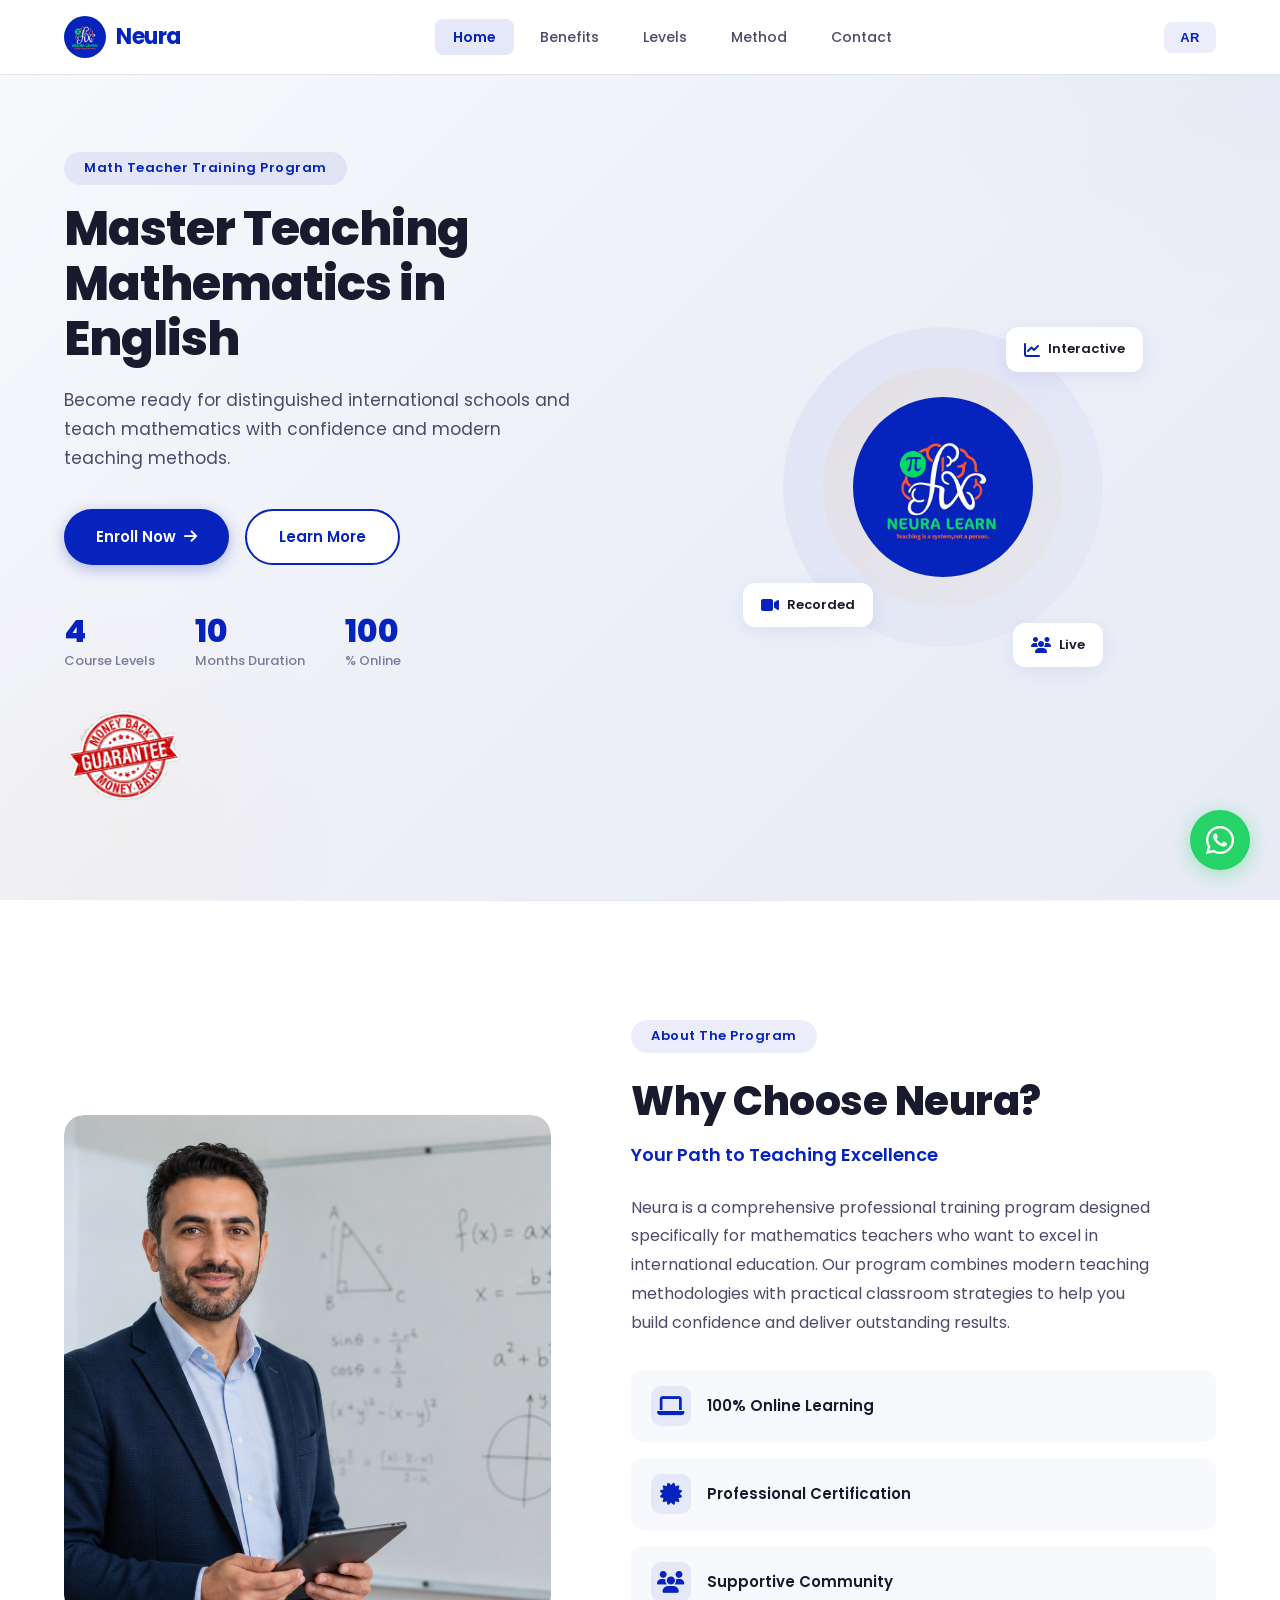
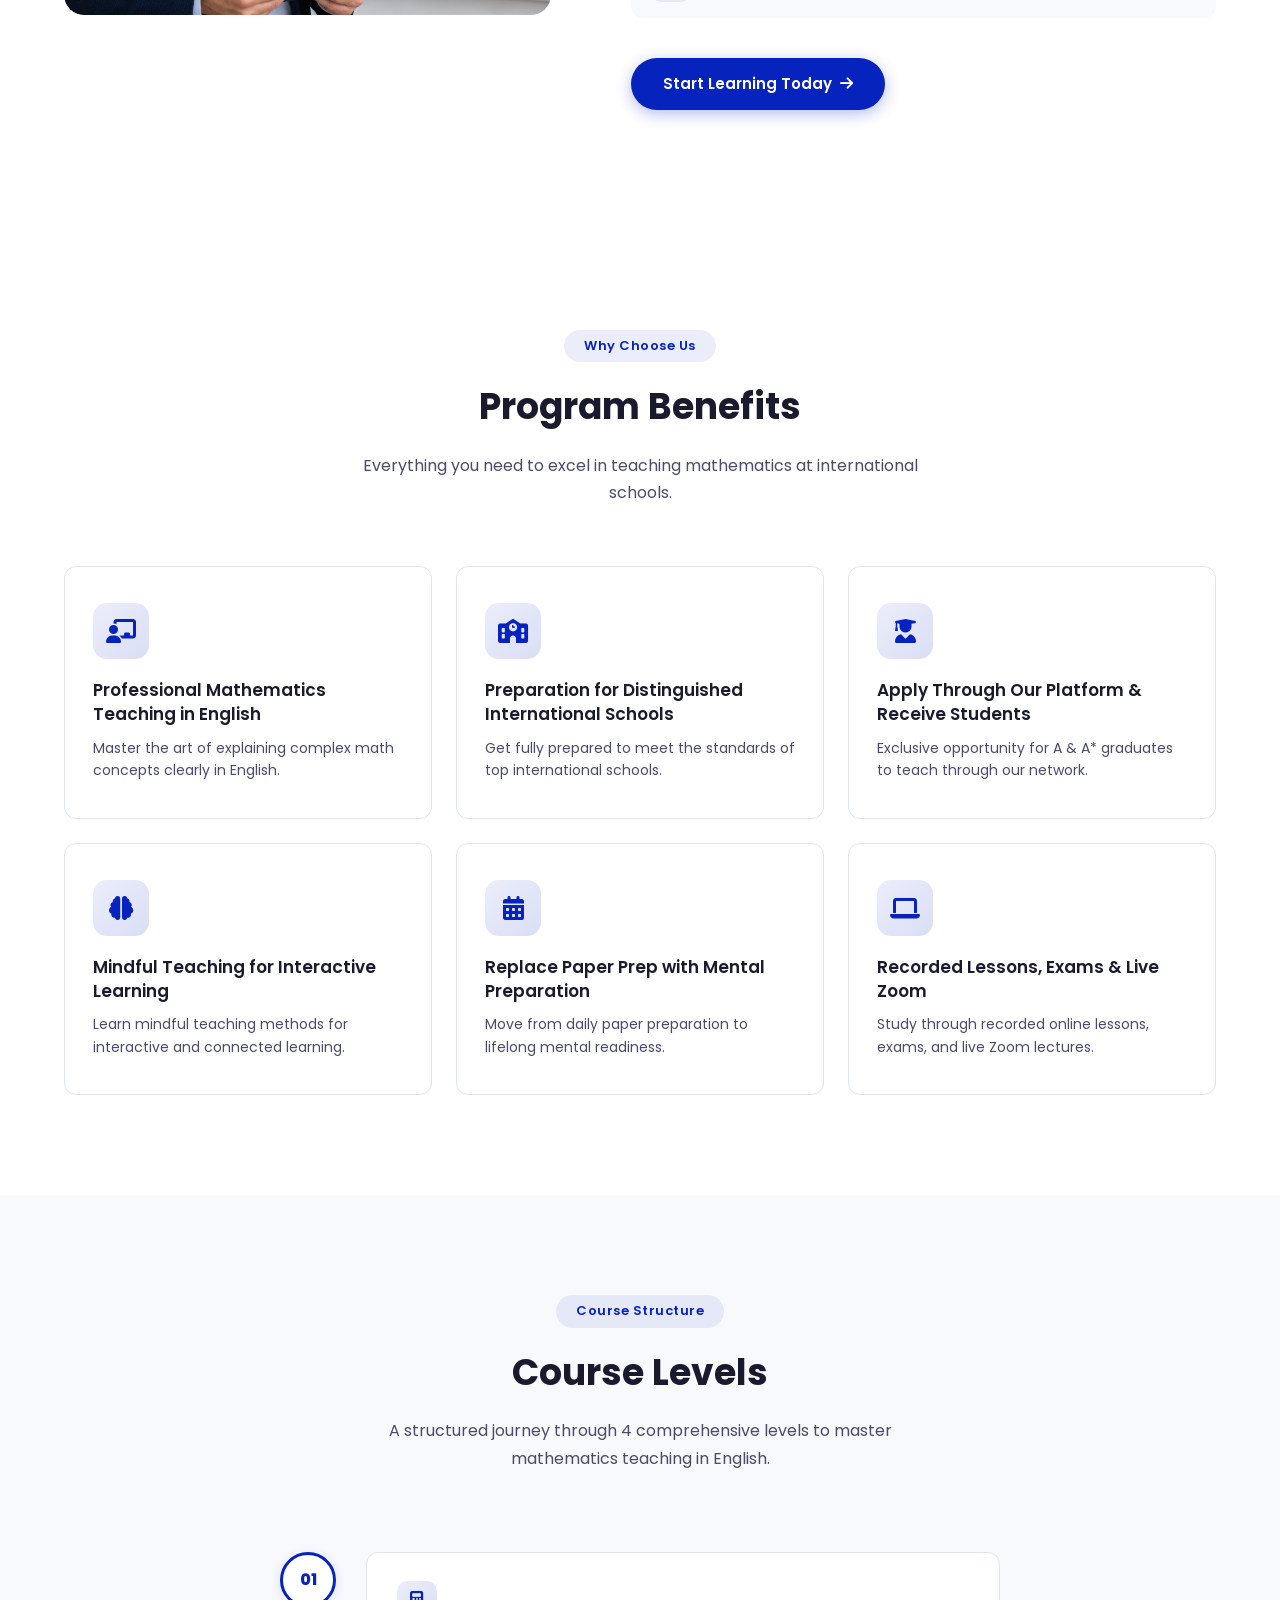
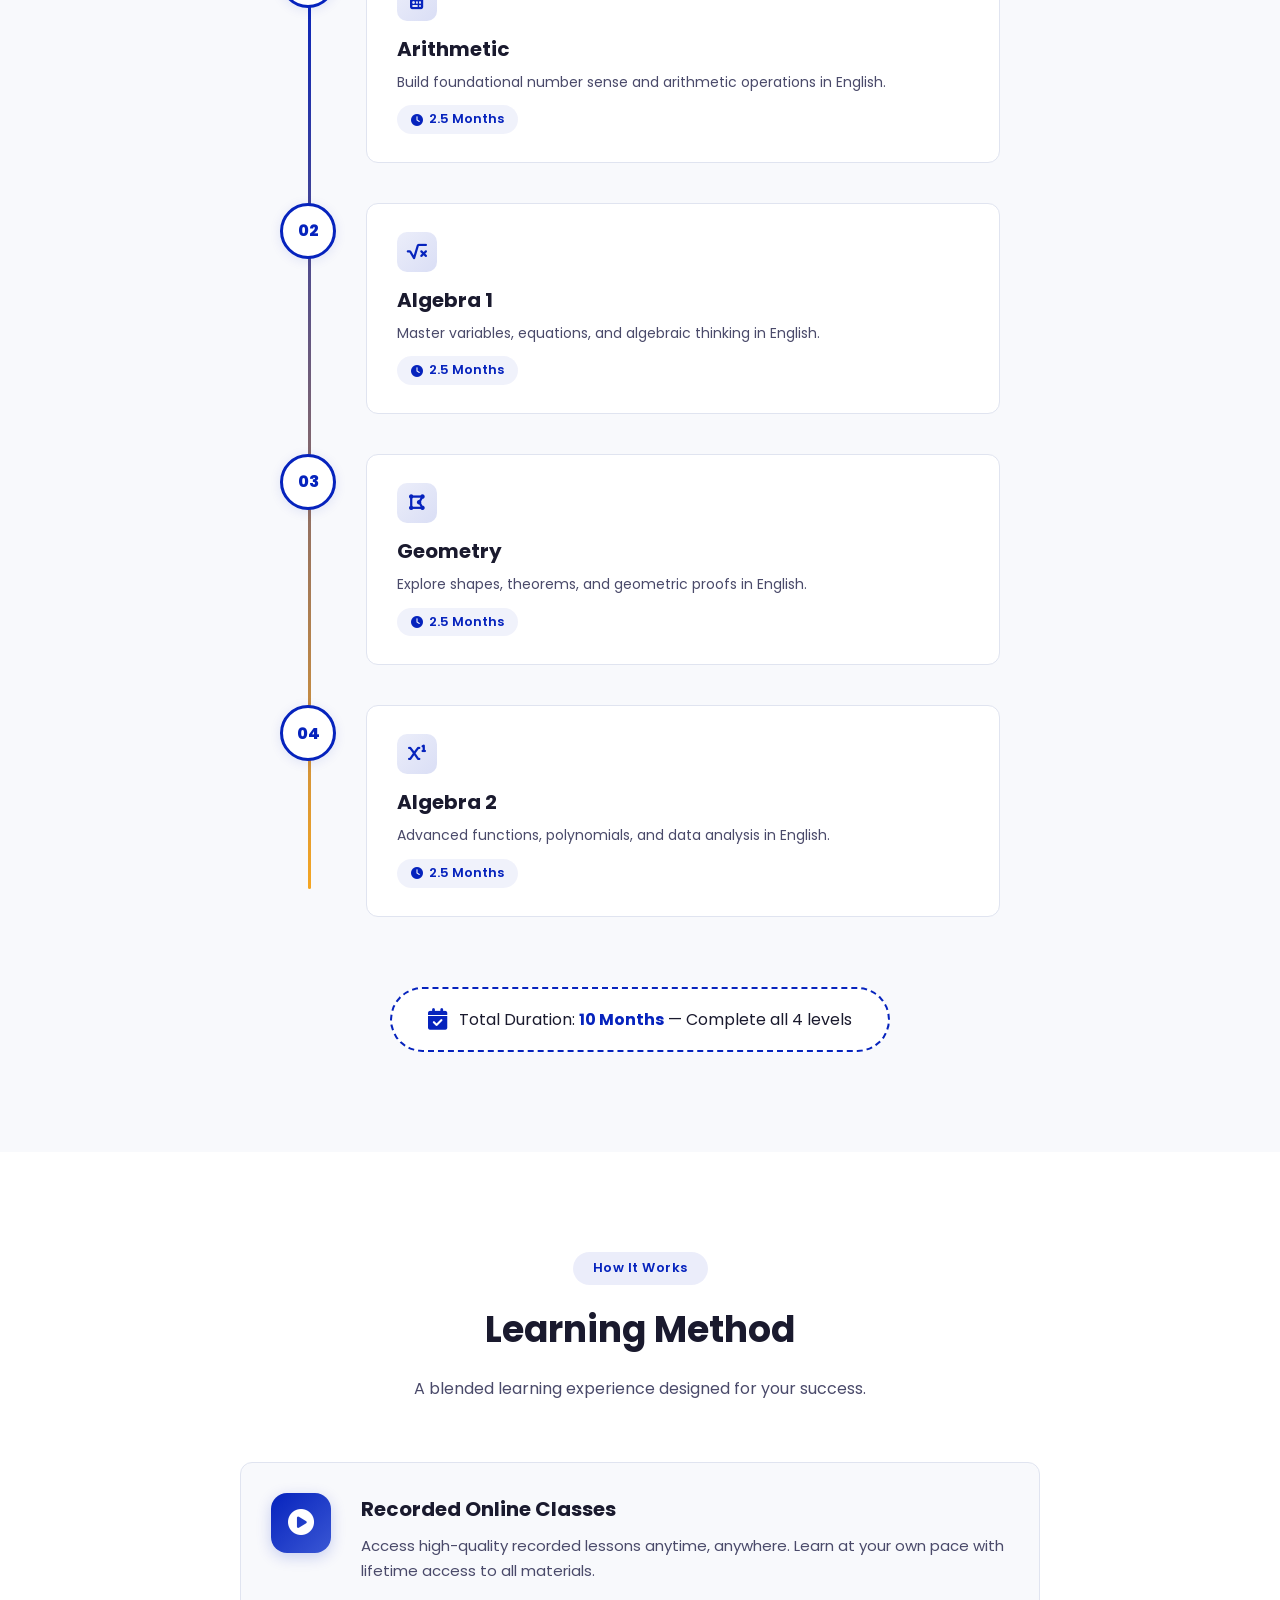
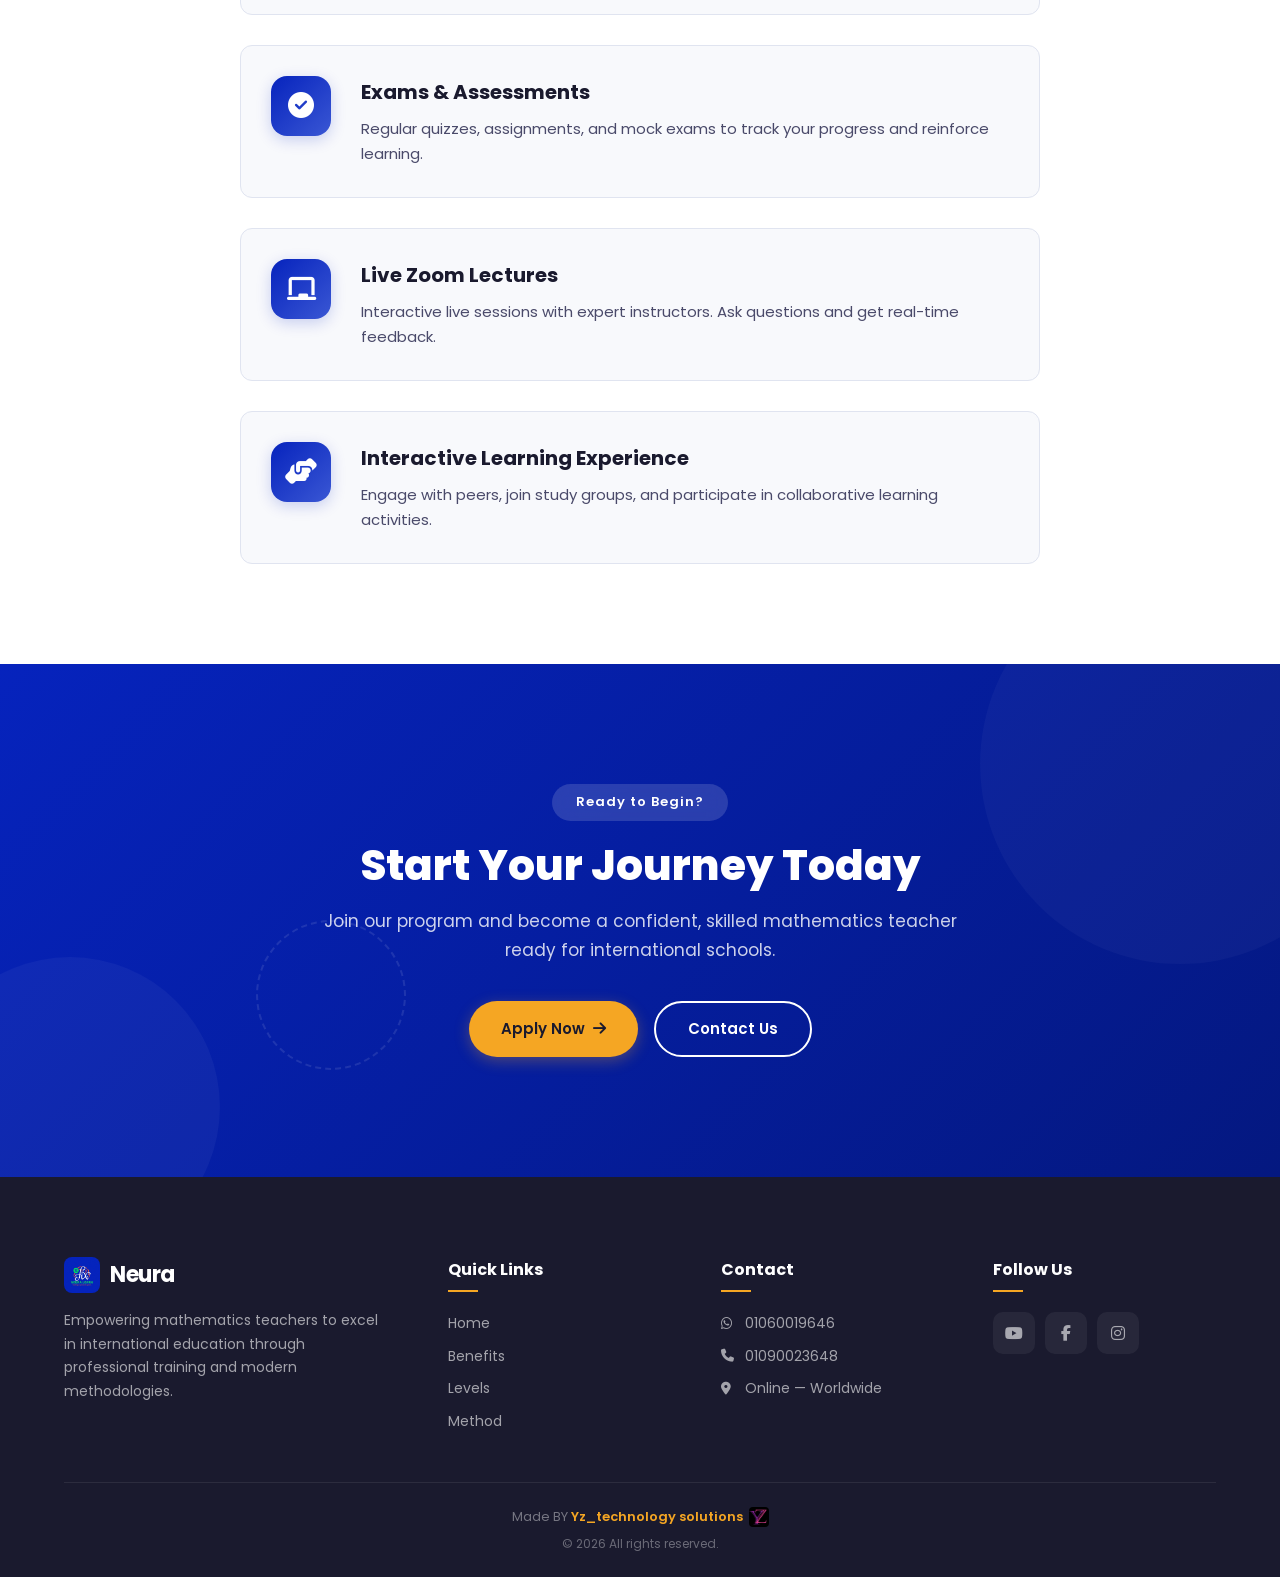
<file: index.html>
<!DOCTYPE html>
<html lang="en" dir="ltr">
<head>
  <meta charset="UTF-8">
  <meta name="viewport" content="width=device-width, initial-scale=1.0">
  <meta name="description" content="Neura - Master Teaching Mathematics in English. Join our professional training program for mathematics teachers.">
  <title>Neura — Master Teaching Mathematics in English</title>
  <link rel="icon" href="images/logo_with_background.jpeg" type="image/jpeg">

  <link rel="stylesheet" href="https://cdnjs.cloudflare.com/ajax/libs/font-awesome/6.5.1/css/all.min.css">
  <link rel="stylesheet" href="css/style.css">
  <link rel="stylesheet" href="navbar/navbar.css">
  <link rel="stylesheet" href="hero/hero.css">
  <link rel="stylesheet" href="teacher/teacher.css">
  <link rel="stylesheet" href="benefits/benefits.css">
  <link rel="stylesheet" href="levels/levels.css">
  <link rel="stylesheet" href="method/method.css">
  <link rel="stylesheet" href="cta/cta.css">
  <link rel="stylesheet" href="footer/footer.css">
</head>
<body>
  <div id="section-navbar"></div>
  <div id="section-hero"></div>
  <div id="section-teacher"></div>
  <div id="section-benefits"></div>
  <div id="section-levels"></div>
  <div id="section-method"></div>
  <div id="section-cta"></div>
  <div id="section-footer"></div>

  <a href="https://wa.me/201060019646" target="_blank" class="floating-whatsapp" aria-label="WhatsApp">
    <i class="fab fa-whatsapp"></i>
  </a>

  <script src="navbar/navbar.js"></script>
  <script src="hero/hero.js"></script>
  <script src="teacher/teacher.js"></script>
  <script src="benefits/benefits.js"></script>
  <script src="levels/levels.js"></script>
  <script src="method/method.js"></script>
  <script src="cta/cta.js"></script>
  <script src="footer/footer.js"></script>
  <script src="js/script.js"></script>
</body>
</html>
</file>
<file: css/style.css>
@import url('https://fonts.googleapis.com/css2?family=Poppins:wght@300;400;500;600;700;800&family=Tajawal:wght@300;400;500;700;800&display=swap');

:root {
  --primary: #0623bd;
  --primary-light: #3a57d4;
  --primary-dark: #041880;
  --accent: #f5a623;
  --accent-hover: #e09515;
  --white: #ffffff;
  --bg-light: #f8f9fc;
  --bg-section: #f0f2f8;
  --text-dark: #1a1a2e;
  --text-gray: #4a4a6a;
  --text-light: #7a7a9a;
  --border: #e0e4f0;
  --shadow: 0 4px 20px rgba(6, 35, 189, 0.08);
  --shadow-hover: 0 8px 40px rgba(6, 35, 189, 0.15);
  --radius: 12px;
  --radius-lg: 20px;
  --transition: 0.3s cubic-bezier(0.4, 0, 0.2, 1);
  --max-width: 1200px;
  --nav-height: 75px;
}

*, *::before, *::after {
  margin: 0;
  padding: 0;
  box-sizing: border-box;
}

html {
  scroll-behavior: smooth;
  scroll-padding-top: var(--nav-height);
}

body {
  font-family: 'Poppins', 'Tajawal', sans-serif;
  color: var(--text-dark);
  background: var(--white);
  line-height: 1.6;
  overflow-x: hidden;
}

body.lang-arabic {
  font-family: 'Tajawal', 'Poppins', sans-serif;
}

a {
  text-decoration: none;
  color: inherit;
  transition: var(--transition);
}

img {
  max-width: 100%;
  height: auto;
  display: block;
}

ul { list-style: none; }

.container {
  width: 100%;
  max-width: var(--max-width);
  margin: 0 auto;
  padding: 0 24px;
}

.section-padding {
  padding: 100px 0;
}

body:not(.lang-arabic) .lang-ar {
  display: none !important;
}
body.lang-arabic .lang-en {
  display: none !important;
}
body.lang-arabic {
  font-family: 'Tajawal', 'Poppins', sans-serif;
}
body.lang-arabic .lang-en {
  display: none !important;
}

.btn {
  display: inline-flex;
  align-items: center;
  justify-content: center;
  gap: 8px;
  padding: 14px 32px;
  border-radius: 50px;
  font-weight: 600;
  font-size: 15px;
  border: none;
  cursor: pointer;
  transition: var(--transition);
  white-space: nowrap;
}

body.lang-arabic .btn {
  font-family: 'Tajawal', sans-serif;
}

.btn-primary {
  background: var(--primary);
  color: var(--white);
  box-shadow: 0 4px 15px rgba(6, 35, 189, 0.3);
}

.btn-primary:hover {
  background: var(--primary-dark);
  transform: translateY(-2px);
  box-shadow: 0 6px 25px rgba(6, 35, 189, 0.4);
}

.btn-secondary {
  background: var(--white);
  color: var(--primary);
  border: 2px solid var(--primary);
}

.btn-secondary:hover {
  background: var(--primary);
  color: var(--white);
  transform: translateY(-2px);
}

.btn-accent {
  background: var(--accent);
  color: var(--text-dark);
  box-shadow: 0 4px 15px rgba(245, 166, 35, 0.3);
}

.btn-accent:hover {
  background: var(--accent-hover);
  transform: translateY(-2px);
  box-shadow: 0 6px 25px rgba(245, 166, 35, 0.4);
}

.btn-outline-white {
  background: transparent;
  color: var(--white);
  border: 2px solid var(--white);
}

.btn-outline-white:hover {
  background: var(--white);
  color: var(--primary);
}

.section-header {
  text-align: center;
  margin-bottom: 60px;
}

.section-header h2 {
  font-size: 36px;
  font-weight: 700;
  color: var(--text-dark);
  margin-bottom: 16px;
}

body.lang-arabic .section-header h2 {
  font-family: 'Tajawal', sans-serif;
  font-weight: 700;
}

.section-header p {
  font-size: 16px;
  color: var(--text-gray);
  max-width: 600px;
  margin: 0 auto;
  line-height: 1.7;
}

.section-badge {
  display: inline-block;
  background: rgba(6, 35, 189, 0.08);
  color: var(--primary);
  padding: 6px 20px;
  border-radius: 50px;
  font-size: 13px;
  font-weight: 600;
  margin-bottom: 16px;
  letter-spacing: 0.5px;
}

body.lang-arabic .section-badge {
  letter-spacing: 0;
}

@keyframes fadeInUp {
  from { opacity: 0; transform: translateY(40px); }
  to { opacity: 1; transform: translateY(0); }
}

@keyframes fadeInLeft {
  from { opacity: 0; transform: translateX(-40px); }
  to { opacity: 1; transform: translateX(0); }
}

@keyframes fadeInRight {
  from { opacity: 0; transform: translateX(40px); }
  to { opacity: 1; transform: translateX(0); }
}

@keyframes scaleIn {
  from { opacity: 0; transform: scale(0.9); }
  to { opacity: 1; transform: scale(1); }
}

@keyframes floatUp {
  0%, 100% { transform: translateY(0); }
  50% { transform: translateY(-15px); }
}

[data-animate] {
  opacity: 0;
  transform: translateY(40px);
  transition: opacity 0.6s ease, transform 0.6s ease;
}

[data-animate].visible {
  opacity: 1;
  transform: translateY(0);
}

[data-animate="fade-left"] {
  transform: translateX(-40px);
}

[data-animate="fade-left"].visible {
  transform: translateX(0);
}

[data-animate="fade-right"] {
  transform: translateX(40px);
}

[data-animate="fade-right"].visible {
  transform: translateX(0);
}

[data-animate="scale"] {
  transform: scale(0.9);
}

[data-animate="scale"].visible {
  transform: scale(1);
}

body.lang-arabic {
  text-align: right;
}

body.lang-arabic .section-header p {
  margin: 0 auto;
}

@media (max-width: 768px) {
  .section-padding { padding: 70px 0; }
  .section-header { margin-bottom: 40px; }
  .section-header h2 { font-size: 28px; }
  .section-header p { font-size: 14px; }
  .container { padding: 0 20px; }
  .btn { padding: 12px 24px; font-size: 14px; }
}

@media (max-width: 480px) {
  .section-padding { padding: 50px 0; }
  .section-header h2 { font-size: 24px; }
  .section-header { margin-bottom: 30px; }
  .container { padding: 0 16px; }
}

.floating-whatsapp {
  position: fixed;
  bottom: 30px;
  right: 30px;
  width: 60px;
  height: 60px;
  background: #25D366;
  border-radius: 50%;
  display: flex;
  align-items: center;
  justify-content: center;
  box-shadow: 0 4px 20px rgba(37, 211, 102, 0.4);
  z-index: 1000;
  transition: var(--transition);
  animation: pulse-whatsapp 2s infinite;
}

.floating-whatsapp:hover {
  transform: scale(1.1);
  box-shadow: 0 6px 30px rgba(37, 211, 102, 0.6);
}

.floating-whatsapp i {
  font-size: 32px;
  color: white;
}

body.lang-arabic .floating-whatsapp {
  right: auto;
  left: 30px;
}

@keyframes pulse-whatsapp {
  0%, 100% { box-shadow: 0 4px 20px rgba(37, 211, 102, 0.4); }
  50% { box-shadow: 0 4px 30px rgba(37, 211, 102, 0.7); }
}

@media (max-width: 768px) {
  .floating-whatsapp {
    bottom: 20px;
    right: 20px;
    width: 55px;
    height: 55px;
  }
  .floating-whatsapp i {
    font-size: 28px;
  }
  body.lang-arabic .floating-whatsapp {
    right: auto;
    left: 20px;
  }
}
</file>
<file: navbar/navbar.css>
.navbar {
  position: fixed;
  top: 0;
  left: 0;
  right: 0;
  height: var(--nav-height);
  background: rgba(255, 255, 255, 0.97);
  backdrop-filter: blur(10px);
  -webkit-backdrop-filter: blur(10px);
  border-bottom: 1px solid var(--border);
  z-index: 1000;
  transition: var(--transition);
}

.navbar.scrolled {
  box-shadow: 0 2px 20px rgba(6, 35, 189, 0.08);
}

.nav-container {
  display: flex;
  align-items: center;
  justify-content: space-between;
  height: 100%;
}

.nav-logo {
  display: flex;
  align-items: center;
  gap: 10px;
  text-decoration: none;
}

.nav-logo-img {
  height: 42px;
  width: auto;
  border-radius: 50%;
}

.nav-logo-text {
  font-size: 22px;
  font-weight: 700;
  color: var(--primary);
  letter-spacing: -0.5px;
}

body.lang-arabic .nav-logo-text {
  font-family: 'Tajawal', sans-serif;
  font-weight: 800;
  letter-spacing: 0;
}

.nav-links {
  display: flex;
  align-items: center;
  gap: 8px;
}

.nav-links a {
  padding: 8px 18px;
  border-radius: 8px;
  font-size: 14px;
  font-weight: 500;
  color: var(--text-gray);
  transition: var(--transition);
}

.nav-links a:hover {
  color: var(--primary);
  background: rgba(6, 35, 189, 0.06);
}

.nav-links a.active {
  color: var(--primary);
  background: rgba(6, 35, 189, 0.1);
  font-weight: 600;
}

.nav-actions {
  display: flex;
  align-items: center;
  gap: 12px;
}

.lang-btn {
  background: rgba(6, 35, 189, 0.08);
  border: none;
  padding: 8px 16px;
  border-radius: 8px;
  font-size: 13px;
  font-weight: 700;
  color: var(--primary);
  cursor: pointer;
  transition: var(--transition);
  letter-spacing: 0.5px;
}

.lang-btn:hover {
  background: rgba(6, 35, 189, 0.15);
  transform: scale(1.05);
}

.hamburger {
  display: none;
  flex-direction: column;
  gap: 5px;
  background: none;
  border: none;
  cursor: pointer;
  padding: 8px;
}

.hamburger span {
  display: block;
  width: 24px;
  height: 2.5px;
  background: var(--text-dark);
  border-radius: 2px;
  transition: var(--transition);
}

.hamburger.active span:nth-child(1) {
  transform: rotate(45deg) translate(5px, 5px);
}

.hamburger.active span:nth-child(2) {
  opacity: 0;
}

.hamburger.active span:nth-child(3) {
  transform: rotate(-45deg) translate(5px, -5px);
}

body.no-scroll {
  overflow: hidden;
}

@media (max-width: 768px) {
  .nav-links {
    display: none !important;
  }

  .hamburger {
    display: none !important;
  }
}

@media (max-width: 480px) {
  .nav-logo-img {
    height: 34px;
    border-radius: 50%;
  }

  .nav-logo-text {
    font-size: 18px;
  }
}
</file>
<file: hero/hero.css>
.hero {
  min-height: 100vh;
  display: flex;
  align-items: center;
  padding-top: var(--nav-height);
  background: linear-gradient(135deg, #f8f9fc 0%, #eef0f8 50%, #e8ebf5 100%);
  position: relative;
  overflow: hidden;
}

.hero::before {
  content: '';
  position: absolute;
  top: -50%;
  right: -30%;
  width: 800px;
  height: 800px;
  background: radial-gradient(circle, rgba(6, 35, 189, 0.03) 0%, transparent 70%);
  border-radius: 50%;
  pointer-events: none;
}

.hero::after {
  content: '';
  position: absolute;
  bottom: -20%;
  left: -10%;
  width: 500px;
  height: 500px;
  background: radial-gradient(circle, rgba(245, 166, 35, 0.04) 0%, transparent 70%);
  border-radius: 50%;
  pointer-events: none;
}

.hero-container {
  display: grid;
  grid-template-columns: 1fr 1fr;
  gap: 60px;
  align-items: center;
  position: relative;
  z-index: 1;
}

.hero-content {
  padding: 40px 0;
}

.hero-title {
  font-size: 48px;
  font-weight: 800;
  line-height: 1.15;
  color: var(--text-dark);
  margin-bottom: 20px;
  letter-spacing: -1px;
}

body.lang-arabic .hero-title {
  font-family: 'Tajawal', sans-serif;
  font-weight: 800;
  letter-spacing: 0;
  line-height: 1.3;
}

.hero-subtitle {
  font-size: 17px;
  line-height: 1.7;
  color: var(--text-gray);
  margin-bottom: 36px;
  max-width: 520px;
}

body.lang-arabic .hero-subtitle {
  font-family: 'Tajawal', sans-serif;
}

.hero-buttons {
  display: flex;
  gap: 16px;
  flex-wrap: wrap;
  margin-bottom: 50px;
}

.hero-stats {
  display: flex;
  gap: 40px;
}

.hero-stat {
  display: flex;
  flex-direction: column;
}

.hero-stat-number {
  font-size: 32px;
  font-weight: 800;
  color: var(--primary);
  line-height: 1;
}

.hero-stat-label {
  font-size: 13px;
  color: var(--text-light);
  margin-top: 4px;
  font-weight: 500;
}

.hero-visual {
  display: flex;
  justify-content: center;
  align-items: center;
}

.hero-image-wrapper {
  position: relative;
  width: 400px;
  height: 400px;
  display: flex;
  align-items: center;
  justify-content: center;
}

.hero-main-logo {
  width: 180px;
  height: auto;
  animation: floatUp 5s ease-in-out infinite;
  z-index: 2;
  position: relative;
  border-radius: 50%;
}

.hero-shape {
  position: absolute;
  border-radius: 50%;
  z-index: 1;
}

.hero-shape-1 {
  width: 320px;
  height: 320px;
  background: linear-gradient(135deg, rgba(6, 35, 189, 0.06), rgba(6, 35, 189, 0.02));
  animation: floatUp 6s ease-in-out infinite;
}

.hero-shape-2 {
  width: 240px;
  height: 240px;
  background: linear-gradient(135deg, rgba(245, 166, 35, 0.08), rgba(245, 166, 35, 0.03));
  animation: floatUp 7s ease-in-out infinite 0.5s;
}

.hero-shape-3 {
  width: 160px;
  height: 160px;
  border: 2px dashed rgba(6, 35, 189, 0.1);
  animation: floatUp 8s ease-in-out infinite 1s;
}

.hero-card {
  position: absolute;
  background: var(--white);
  padding: 12px 18px;
  border-radius: 12px;
  box-shadow: 0 4px 20px rgba(6, 35, 189, 0.08);
  display: flex;
  align-items: center;
  gap: 8px;
  font-size: 13px;
  font-weight: 600;
  color: var(--text-dark);
  animation: floatUp 4s ease-in-out infinite;
  z-index: 3;
  white-space: nowrap;
}

.hero-card i {
  font-size: 16px;
  color: var(--primary);
}

.hero-card-1 {
  top: 10%;
  right: 0;
  animation-delay: 0s;
}

.hero-card-2 {
  bottom: 15%;
  left: 0;
  animation-delay: 0.8s;
}

.hero-card-3 {
  bottom: 5%;
  right: 10%;
  animation-delay: 1.6s;
}

body.lang-arabic .hero-card-1 {
  right: auto;
  left: 0;
}

body.lang-arabic .hero-card-2 {
  left: auto;
  right: 0;
}

body.lang-arabic .hero-card-3 {
  right: auto;
  left: 10%;
}

.hero-guarantee {
  display: inline-flex;
  align-items: center;
  margin-top: 24px;
}

.hero-guarantee-img {
  width: 120px;
  height: auto;
  object-fit: contain;
}

.hero-guarantee i {
  font-size: 24px;
  color: var(--primary);
}

.hero-guarantee span {
  font-size: 14px;
  font-weight: 600;
  color: var(--text-dark);
}

body.lang-arabic .hero-guarantee span {
  font-family: 'Tajawal', sans-serif;
}

body.lang-arabic .hero-guarantee {
  margin-left: 0;
  margin-right: auto;
}

@media (max-width: 1024px) {
  .hero-title { font-size: 40px; }
  .hero-container { gap: 40px; }
  .hero-image-wrapper { width: 320px; height: 320px; }
  .hero-main-logo { width: 140px; border-radius: 50%; }
  .hero-shape-1 { width: 260px; height: 260px; }
  .hero-shape-2 { width: 200px; height: 200px; }
}

@media (max-width: 768px) {
  .hero-container {
    grid-template-columns: 1fr;
    text-align: center;
    gap: 30px;
    padding-top: 30px;
  }

  body.lang-arabic .hero-container {
    text-align: center;
  }

  .hero-content { padding: 20px 0; }

  .hero-title {
    font-size: 32px;
  }

  .hero-subtitle {
    max-width: 100%;
    font-size: 15px;
  }

  .hero-buttons {
    justify-content: center;
  }

  .hero-stats {
    justify-content: center;
    gap: 30px;
  }

  .hero-visual {
    order: -1;
  }

  .hero-image-wrapper {
    width: 320px;
    height: 320px;
  }

  .hero-main-logo {
    width: 160px;
    border-radius: 50%;
  }

  .hero-shape-1 { width: 220px; height: 220px; }
  .hero-shape-2 { width: 160px; height: 160px; }
  .hero-shape-3 { width: 120px; height: 120px; }

  .hero-card { font-size: 11px; padding: 8px 14px; }
  .hero-card-1 { top: 5%; right: -10px; }
  .hero-card-2 { bottom: 10%; left: -10px; }
  .hero-card-3 { bottom: 0; right: 5%; }

  body.lang-arabic .hero-card-1 { right: auto; left: -10px; }
  body.lang-arabic .hero-card-2 { left: auto; right: -10px; }
}

@media (max-width: 480px) {
  .hero-title { font-size: 26px; }
  .hero-subtitle { font-size: 14px; }
  .hero-buttons { flex-direction: column; align-items: center; }
  .hero-buttons .btn { width: 100%; max-width: 280px; }
  .hero-stats { gap: 20px; }
  .hero-stat-number { font-size: 24px; }
  .hero-stat-label { font-size: 11px; }
  .hero-image-wrapper { width: 280px; height: 280px; }
  .hero-main-logo { width: 140px; border-radius: 50%; }
  .hero-shape-1 { width: 170px; height: 170px; }
  .hero-shape-2 { width: 130px; height: 130px; }
  .hero-card { display: none; }

  .hero-guarantee {
    display: flex;
    justify-content: center;
    margin: 24px auto 0;
  }

  .hero-guarantee-img {
    width: 100px;
  }
}
</file>
<file: teacher/teacher.css>
.teacher-section {
  padding: 100px 0;
  background: var(--white);
  position: relative;
  overflow: hidden;
}

.teacher-section::before {
  content: '';
  position: absolute;
  top: 0;
  left: 0;
  right: 0;
  height: 1px;
  background: linear-gradient(90deg, transparent, var(--border), transparent);
}

.teacher-container {
  position: relative;
  z-index: 1;
}

.teacher-content {
  display: grid;
  grid-template-columns: 1fr 1.2fr;
  gap: 80px;
  align-items: center;
}

.teacher-image {
  position: relative;
}

.teacher-image-wrapper {
  position: relative;
  border-radius: var(--radius-lg);
  overflow: hidden;
}

.teacher-img {
  width: 100%;
  height: 500px;
  object-fit: cover;
  border-radius: var(--radius-lg);
  position: relative;
  z-index: 2;
  box-shadow: var(--shadow-hover);
  transition: var(--transition);
}

.teacher-image-wrapper:hover .teacher-img {
  transform: scale(1.02);
}

.teacher-image-bg {
  position: absolute;
  top: 20px;
  left: 20px;
  right: -20px;
  bottom: -20px;
  background: linear-gradient(135deg, var(--primary), var(--primary-light));
  border-radius: var(--radius-lg);
  z-index: 1;
  opacity: 0.15;
}

.teacher-info {
  padding: 20px 0;
}

.teacher-name {
  font-size: 40px;
  font-weight: 800;
  color: var(--text-dark);
  margin-bottom: 8px;
  letter-spacing: -0.5px;
}

body.lang-arabic .teacher-name {
  font-family: 'Tajawal', sans-serif;
  font-weight: 800;
  letter-spacing: 0;
}

.teacher-title {
  font-size: 18px;
  color: var(--primary);
  font-weight: 600;
  margin-bottom: 24px;
}

body.lang-arabic .teacher-title {
  font-family: 'Tajawal', sans-serif;
}

.teacher-description {
  font-size: 16px;
  line-height: 1.8;
  color: var(--text-gray);
  margin-bottom: 32px;
  max-width: 520px;
}

body.lang-arabic .teacher-description {
  font-family: 'Tajawal', sans-serif;
}

.teacher-features {
  display: flex;
  flex-direction: column;
  gap: 16px;
  margin-bottom: 40px;
}

.teacher-feature {
  display: flex;
  align-items: center;
  gap: 16px;
  padding: 16px 20px;
  background: var(--bg-light);
  border-radius: var(--radius);
  transition: var(--transition);
}

.teacher-feature:hover {
  background: rgba(6, 35, 189, 0.06);
  transform: translateX(8px);
}

body.lang-arabic .teacher-feature:hover {
  transform: translateX(-8px);
}

.teacher-feature i {
  font-size: 22px;
  color: var(--primary);
  width: 40px;
  height: 40px;
  display: flex;
  align-items: center;
  justify-content: center;
  background: rgba(6, 35, 189, 0.08);
  border-radius: 10px;
  flex-shrink: 0;
}

.teacher-feature span {
  font-size: 15px;
  font-weight: 600;
  color: var(--text-dark);
}

body.lang-arabic .teacher-feature span {
  font-family: 'Tajawal', sans-serif;
}

.teacher-cta .btn {
  min-width: 220px;
}

@media (max-width: 1024px) {
  .teacher-content {
    gap: 50px;
  }

  .teacher-img {
    height: 420px;
  }

  .teacher-name {
    font-size: 34px;
  }
}

@media (max-width: 768px) {
  .teacher-section {
    padding: 70px 0;
  }

  .teacher-content {
    grid-template-columns: 1fr;
    gap: 40px;
    text-align: center;
  }

  .teacher-image {
    max-width: 350px;
    margin: 0 auto;
  }

  .teacher-img {
    height: 380px;
  }

  .teacher-image-bg {
    top: 15px;
    left: 15px;
    right: -15px;
    bottom: -15px;
  }

  .teacher-name {
    font-size: 30px;
  }

  .teacher-title {
    font-size: 16px;
  }

  .teacher-description {
    font-size: 15px;
    max-width: 100%;
  }

  .teacher-features {
    align-items: center;
  }

  .teacher-feature {
    width: 100%;
    max-width: 350px;
  }

  .teacher-feature:hover {
    transform: translateY(-4px);
  }

  body.lang-arabic .teacher-feature:hover {
    transform: translateY(-4px);
  }
}

@media (max-width: 480px) {
  .teacher-section {
    padding: 50px 0;
  }

  .teacher-img {
    height: 300px;
  }

  .teacher-name {
    font-size: 26px;
  }

  .teacher-title {
    font-size: 14px;
  }

  .teacher-description {
    font-size: 14px;
  }

  .teacher-feature {
    padding: 12px 16px;
  }

  .teacher-feature i {
    font-size: 18px;
    width: 36px;
    height: 36px;
  }

  .teacher-feature span {
    font-size: 14px;
  }

  .teacher-cta .btn {
    width: 100%;
    min-width: auto;
  }
}
</file>
<file: benefits/benefits.css>
.benefits {
  background: var(--white);
  position: relative;
}

.benefits-grid {
  display: grid;
  grid-template-columns: repeat(3, 1fr);
  gap: 24px;
}

.benefit-card {
  background: var(--white);
  border: 1px solid var(--border);
  border-radius: var(--radius);
  padding: 36px 28px;
  transition: var(--transition);
  position: relative;
  overflow: hidden;
}

.benefit-card::before {
  content: '';
  position: absolute;
  top: 0;
  left: 0;
  right: 0;
  height: 3px;
  background: linear-gradient(90deg, var(--primary), var(--accent));
  transform: scaleX(0);
  transform-origin: left;
  transition: transform 0.4s ease;
}

body.lang-arabic .benefit-card::before {
  transform-origin: right;
}

.benefit-card:hover::before {
  transform: scaleX(1);
}

.benefit-card:hover {
  transform: translateY(-6px);
  box-shadow: var(--shadow-hover);
  border-color: transparent;
}

.benefit-icon {
  width: 56px;
  height: 56px;
  background: linear-gradient(135deg, rgba(6, 35, 189, 0.08), rgba(6, 35, 189, 0.15));
  border-radius: 14px;
  display: flex;
  align-items: center;
  justify-content: center;
  margin-bottom: 20px;
  font-size: 24px;
  color: var(--primary);
  transition: var(--transition);
}

.benefit-card:hover .benefit-icon {
  background: var(--primary);
  color: var(--white);
  transform: scale(1.05) rotate(-5deg);
}

.benefit-card h3 {
  font-size: 17px;
  font-weight: 600;
  color: var(--text-dark);
  margin-bottom: 10px;
  line-height: 1.4;
}

body.lang-arabic .benefit-card h3 {
  font-family: 'Tajawal', sans-serif;
  font-weight: 700;
}

.benefit-card p {
  font-size: 14px;
  line-height: 1.6;
  color: var(--text-gray);
}

body.lang-arabic .benefit-card p {
  font-family: 'Tajawal', sans-serif;
}

@media (max-width: 1024px) {
  .benefits-grid {
    grid-template-columns: repeat(2, 1fr);
  }
}

@media (max-width: 768px) {
  .benefits-grid {
    grid-template-columns: 1fr;
    max-width: 450px;
    margin: 0 auto;
  }

  .benefit-card {
    padding: 28px 22px;
  }
}

@media (max-width: 480px) {
  .benefit-card h3 { font-size: 15px; }
  .benefit-card p { font-size: 13px; }
}
</file>
<file: levels/levels.css>
.levels {
  background: var(--bg-light);
  position: relative;
}

.levels-timeline {
  position: relative;
  max-width: 720px;
  margin: 0 auto;
  padding: 20px 0;
}

.levels-timeline::before {
  content: '';
  position: absolute;
  left: 28px;
  top: 48px;
  bottom: 48px;
  width: 3px;
  background: linear-gradient(180deg, var(--primary), var(--accent));
  border-radius: 2px;
  z-index: 1;
}

body.lang-arabic .levels-timeline::before {
  left: auto;
  right: 28px;
}

.level-item {
  display: flex;
  gap: 30px;
  margin-bottom: 40px;
  position: relative;
  align-items: flex-start;
  z-index: 2;
}

.level-item:last-child {
  margin-bottom: 0;
}

.level-number {
  width: 56px;
  height: 56px;
  min-width: 56px;
  background: var(--white);
  border: 3px solid var(--primary);
  border-radius: 50%;
  display: flex;
  align-items: center;
  justify-content: center;
  font-size: 16px;
  font-weight: 800;
  color: var(--primary);
  box-shadow: 0 2px 12px rgba(6, 35, 189, 0.1);
  transition: var(--transition);
  position: relative;
  z-index: 3;
}

.level-item:hover .level-number {
  background: var(--primary);
  color: var(--white);
  box-shadow: 0 0 0 6px rgba(6, 35, 189, 0.1), 0 4px 20px rgba(6, 35, 189, 0.2);
  transform: scale(1.08);
}

.level-content {
  flex: 1;
  background: var(--white);
  border: 1px solid var(--border);
  border-radius: var(--radius);
  padding: 28px 30px;
  transition: var(--transition);
}

.level-content:hover {
  transform: translateY(-3px);
  box-shadow: var(--shadow-hover);
  border-color: transparent;
}

.level-icon {
  width: 40px;
  height: 40px;
  background: linear-gradient(135deg, rgba(6, 35, 189, 0.08), rgba(6, 35, 189, 0.15));
  border-radius: 10px;
  display: flex;
  align-items: center;
  justify-content: center;
  font-size: 18px;
  color: var(--primary);
  margin-bottom: 12px;
}

.level-content h3 {
  font-size: 20px;
  font-weight: 700;
  color: var(--text-dark);
  margin-bottom: 6px;
}

body.lang-arabic .level-content h3 {
  font-family: 'Tajawal', sans-serif;
  font-weight: 700;
}

.level-content p {
  font-size: 14px;
  color: var(--text-gray);
  line-height: 1.6;
  margin-bottom: 12px;
}

body.lang-arabic .level-content p {
  font-family: 'Tajawal', sans-serif;
}

.level-duration {
  display: inline-flex;
  align-items: center;
  gap: 6px;
  background: rgba(6, 35, 189, 0.06);
  padding: 4px 14px;
  border-radius: 50px;
  font-size: 13px;
  font-weight: 600;
  color: var(--primary);
}

.level-duration i {
  font-size: 12px;
}

.levels-total {
  text-align: center;
  margin-top: 50px;
}

.levels-total-inner {
  display: inline-flex;
  align-items: center;
  gap: 12px;
  background: var(--white);
  border: 2px dashed var(--primary);
  padding: 18px 36px;
  border-radius: 50px;
  font-size: 16px;
  color: var(--text-dark);
}

body.lang-arabic .levels-total-inner {
  font-family: 'Tajawal', sans-serif;
}

.levels-total-inner i {
  font-size: 22px;
  color: var(--primary);
}

.levels-total-inner strong {
  color: var(--primary);
}

@media (max-width: 768px) {
  .levels-timeline::before {
    left: 22px;
    top: 42px;
    bottom: 42px;
  }

  body.lang-arabic .levels-timeline::before {
    left: auto;
    right: 22px;
  }

  .level-item {
    gap: 20px;
  }

  .level-number {
    width: 44px;
    height: 44px;
    min-width: 44px;
    font-size: 13px;
  }

  .level-content {
    padding: 20px;
  }

  .level-content h3 {
    font-size: 17px;
  }

  .levels-total-inner {
    padding: 14px 24px;
    font-size: 14px;
    flex-direction: column;
    border-radius: var(--radius);
    text-align: center;
  }
}

@media (max-width: 480px) {
  .levels-timeline {
    max-width: 100%;
  }

  .levels-timeline::before {
    left: 18px;
    top: 38px;
    bottom: 38px;
  }

  body.lang-arabic .levels-timeline::before {
    left: auto;
    right: 18px;
  }

  .level-item {
    gap: 14px;
  }

  .level-number {
    width: 36px;
    height: 36px;
    min-width: 36px;
    font-size: 11px;
    border-width: 2px;
  }

  .level-content {
    padding: 16px;
  }

  .level-content h3 {
    font-size: 15px;
  }

  .level-content p {
    font-size: 13px;
  }

  .level-duration {
    font-size: 12px;
    padding: 3px 12px;
  }
}
</file>
<file: method/method.css>
.method {
  background: var(--white);
  position: relative;
}

.method-steps {
  display: flex;
  flex-direction: column;
  gap: 30px;
  max-width: 800px;
  margin: 0 auto;
}

.method-step {
  display: flex;
  align-items: flex-start;
  gap: 30px;
  padding: 30px;
  background: var(--bg-light);
  border-radius: var(--radius);
  border: 1px solid var(--border);
  transition: var(--transition);
}

.method-step:hover {
  transform: translateX(6px);
  box-shadow: var(--shadow);
  border-color: transparent;
}

body.lang-arabic .method-step:hover {
  transform: translateX(-6px);
}

.method-step-icon {
  width: 60px;
  height: 60px;
  min-width: 60px;
  background: linear-gradient(135deg, var(--primary), var(--primary-light));
  border-radius: 16px;
  display: flex;
  align-items: center;
  justify-content: center;
  font-size: 26px;
  color: var(--white);
  position: relative;
  box-shadow: 0 4px 15px rgba(6, 35, 189, 0.2);
}

.method-step-dot {
  display: none;
}

.method-step-content h3 {
  font-size: 20px;
  font-weight: 700;
  color: var(--text-dark);
  margin-bottom: 8px;
}

body.lang-arabic .method-step-content h3 {
  font-family: 'Tajawal', sans-serif;
  font-weight: 700;
}

.method-step-content p {
  font-size: 15px;
  line-height: 1.7;
  color: var(--text-gray);
}

body.lang-arabic .method-step-content p {
  font-family: 'Tajawal', sans-serif;
}

@media (max-width: 768px) {
  .method-step {
    flex-direction: column;
    gap: 16px;
    padding: 24px;
    text-align: center;
  }

  body.lang-arabic .method-step {
    text-align: center;
  }

  .method-step-icon {
    width: 50px;
    height: 50px;
    min-width: 50px;
    font-size: 22px;
    margin: 0 auto;
  }

  .method-step:hover {
    transform: translateY(-4px);
  }

  body.lang-arabic .method-step:hover {
    transform: translateY(-4px);
  }

  .method-step-content h3 {
    font-size: 18px;
  }
}

@media (max-width: 480px) {
  .method-step {
    padding: 20px 16px;
    gap: 12px;
  }

  .method-step-icon {
    width: 44px;
    height: 44px;
    min-width: 44px;
    font-size: 18px;
  }

  .method-step-content h3 {
    font-size: 16px;
  }

  .method-step-content p {
    font-size: 13px;
  }
}
</file>
<file: cta/cta.css>
.cta {
  position: relative;
  padding: 120px 0;
  background: linear-gradient(135deg, var(--primary) 0%, var(--primary-dark) 100%);
  overflow: hidden;
}

.cta-container {
  position: relative;
  z-index: 2;
}

.cta-content {
  text-align: center;
  max-width: 650px;
  margin: 0 auto;
}

.cta-badge {
  display: inline-block;
  background: rgba(255, 255, 255, 0.15);
  color: var(--white);
  padding: 8px 24px;
  border-radius: 50px;
  font-size: 13px;
  font-weight: 600;
  margin-bottom: 20px;
  letter-spacing: 1px;
  backdrop-filter: blur(10px);
}

body.lang-arabic .cta-badge {
  font-family: 'Tajawal', sans-serif;
  letter-spacing: 0;
}

.cta-title {
  font-size: 42px;
  font-weight: 800;
  color: var(--white);
  margin-bottom: 16px;
  line-height: 1.2;
}

body.lang-arabic .cta-title {
  font-family: 'Tajawal', sans-serif;
  font-weight: 800;
}

.cta-text {
  font-size: 17px;
  line-height: 1.7;
  color: rgba(255, 255, 255, 0.8);
  margin-bottom: 36px;
}

body.lang-arabic .cta-text {
  font-family: 'Tajawal', sans-serif;
}

.cta-buttons {
  display: flex;
  gap: 16px;
  justify-content: center;
  flex-wrap: wrap;
}

.cta-shapes {
  position: absolute;
  inset: 0;
  pointer-events: none;
  overflow: hidden;
  z-index: 1;
}

.cta-shape {
  position: absolute;
  border-radius: 50%;
}

.cta-shape-1 {
  width: 400px;
  height: 400px;
  background: rgba(255, 255, 255, 0.03);
  top: -100px;
  right: -100px;
  animation: floatUp 8s ease-in-out infinite;
}

.cta-shape-2 {
  width: 300px;
  height: 300px;
  background: rgba(255, 255, 255, 0.04);
  bottom: -80px;
  left: -80px;
  animation: floatUp 10s ease-in-out infinite 1s;
}

.cta-shape-3 {
  width: 150px;
  height: 150px;
  border: 2px dashed rgba(255, 255, 255, 0.1);
  top: 50%;
  left: 20%;
  animation: floatUp 6s ease-in-out infinite 0.5s;
}

@media (max-width: 768px) {
  .cta {
    padding: 80px 0;
  }

  .cta-title {
    font-size: 32px;
  }

  .cta-text {
    font-size: 15px;
  }

  .cta-shape-3 { display: none; }
}

@media (max-width: 480px) {
  .cta {
    padding: 60px 0;
  }

  .cta-title {
    font-size: 26px;
  }

  .cta-text {
    font-size: 14px;
  }

  .cta-buttons {
    flex-direction: column;
    align-items: center;
  }

  .cta-buttons .btn {
    width: 100%;
    max-width: 280px;
  }

  .cta-shape-1,
  .cta-shape-2 {
    display: none;
  }
}
</file>
<file: footer/footer.css>
.footer {
  background: var(--text-dark);
  color: rgba(255, 255, 255, 0.85);
  padding: 80px 0 0;
}

.footer-grid {
  display: grid;
  grid-template-columns: 1.5fr 1fr 1fr 1fr;
  gap: 50px;
  padding-bottom: 50px;
  border-bottom: 1px solid rgba(255, 255, 255, 0.08);
}

.footer-logo {
  display: flex;
  align-items: center;
  gap: 10px;
  margin-bottom: 16px;
}

.footer-logo img {
  height: 36px;
  width: auto;
  border-radius: 8px;
}

.footer-logo span {
  font-size: 22px;
  font-weight: 700;
  color: var(--white);
  letter-spacing: -0.5px;
}

body.lang-arabic .footer-logo span {
  font-family: 'Tajawal', sans-serif;
  font-weight: 800;
  letter-spacing: 0;
}

.footer-brand p {
  font-size: 14px;
  line-height: 1.7;
  color: rgba(255, 255, 255, 0.6);
  max-width: 320px;
}

body.lang-arabic .footer-brand p {
  font-family: 'Tajawal', sans-serif;
}

.footer-links-col h4 {
  font-size: 16px;
  font-weight: 700;
  color: var(--white);
  margin-bottom: 20px;
  position: relative;
  padding-bottom: 10px;
}

body.lang-arabic .footer-links-col h4 {
  font-family: 'Tajawal', sans-serif;
}

.footer-links-col h4::after {
  content: '';
  position: absolute;
  bottom: 0;
  left: 0;
  width: 30px;
  height: 2px;
  background: var(--accent);
}

body.lang-arabic .footer-links-col h4::after {
  left: auto;
  right: 0;
}

.footer-links-col ul {
  display: flex;
  flex-direction: column;
  gap: 10px;
}

.footer-links-col ul a {
  font-size: 14px;
  color: rgba(255, 255, 255, 0.6);
  display: flex;
  align-items: center;
  gap: 8px;
  transition: var(--transition);
}

.footer-links-col ul a:hover {
  color: var(--accent);
  transform: translateX(4px);
}

body.lang-arabic .footer-links-col ul a:hover {
  transform: translateX(-4px);
}

.footer-links-col ul a i {
  font-size: 13px;
  width: 16px;
}

.footer-social {
  display: flex;
  gap: 10px;
  flex-wrap: wrap;
}

.social-link {
  width: 42px;
  height: 42px;
  background: rgba(255, 255, 255, 0.06);
  border-radius: 10px;
  display: flex;
  align-items: center;
  justify-content: center;
  color: rgba(255, 255, 255, 0.6);
  font-size: 16px;
  transition: var(--transition);
}

.social-link:hover {
  background: var(--primary);
  color: var(--white);
  transform: translateY(-3px);
}

.footer-bottom {
  padding: 24px 0;
  text-align: center;
  font-size: 13px;
  color: rgba(255, 255, 255, 0.4);
}

.footer-brand-link {
  color: var(--accent);
  font-weight: 600;
  text-decoration: none;
  transition: var(--transition);
  display: inline-flex;
  align-items: center;
  gap: 6px;
  flex-direction: row-reverse;
}

body.lang-arabic .footer-brand-link {
  flex-direction: row;
}

.footer-brand-link:hover {
  color: var(--white);
}

.footer-brand-link:hover .footer-brand-img {
  filter: brightness(1.2);
}

.footer-brand-img {
  width: 20px;
  height: 20px;
  border-radius: 4px;
  object-fit: cover;
  transition: var(--transition);
}

.footer-copyright {
  margin-top: 6px;
  font-size: 12px;
  color: rgba(255, 255, 255, 0.35);
}

@media (max-width: 1024px) {
  .footer-grid {
    grid-template-columns: 1fr 1fr;
    gap: 40px;
  }

  .footer-brand {
    grid-column: 1 / -1;
    text-align: center;
  }

  .footer-brand p {
    max-width: 100%;
  }

  .footer-logo {
    justify-content: center;
  }
}

@media (max-width: 768px) {
  .footer {
    padding: 60px 0 0;
  }

  .footer-grid {
    grid-template-columns: 1fr;
    text-align: center;
    gap: 30px;
  }

  body.lang-arabic .footer-grid {
    text-align: center;
  }

  .footer-links-col h4::after {
    left: 50%;
    transform: translateX(-50%);
  }

  body.lang-arabic .footer-links-col h4::after {
    left: 50%;
    right: auto;
  }

  .footer-links-col ul {
    align-items: center;
  }

  .footer-social {
    justify-content: center;
  }
}

@media (max-width: 480px) {
  .footer {
    padding: 40px 0 0;
  }

  .footer-logo img {
    height: 30px;
    border-radius: 6px;
  }

  .footer-logo span {
    font-size: 18px;
  }

  .footer-links-col ul a {
    font-size: 13px;
  }
}
</file>
